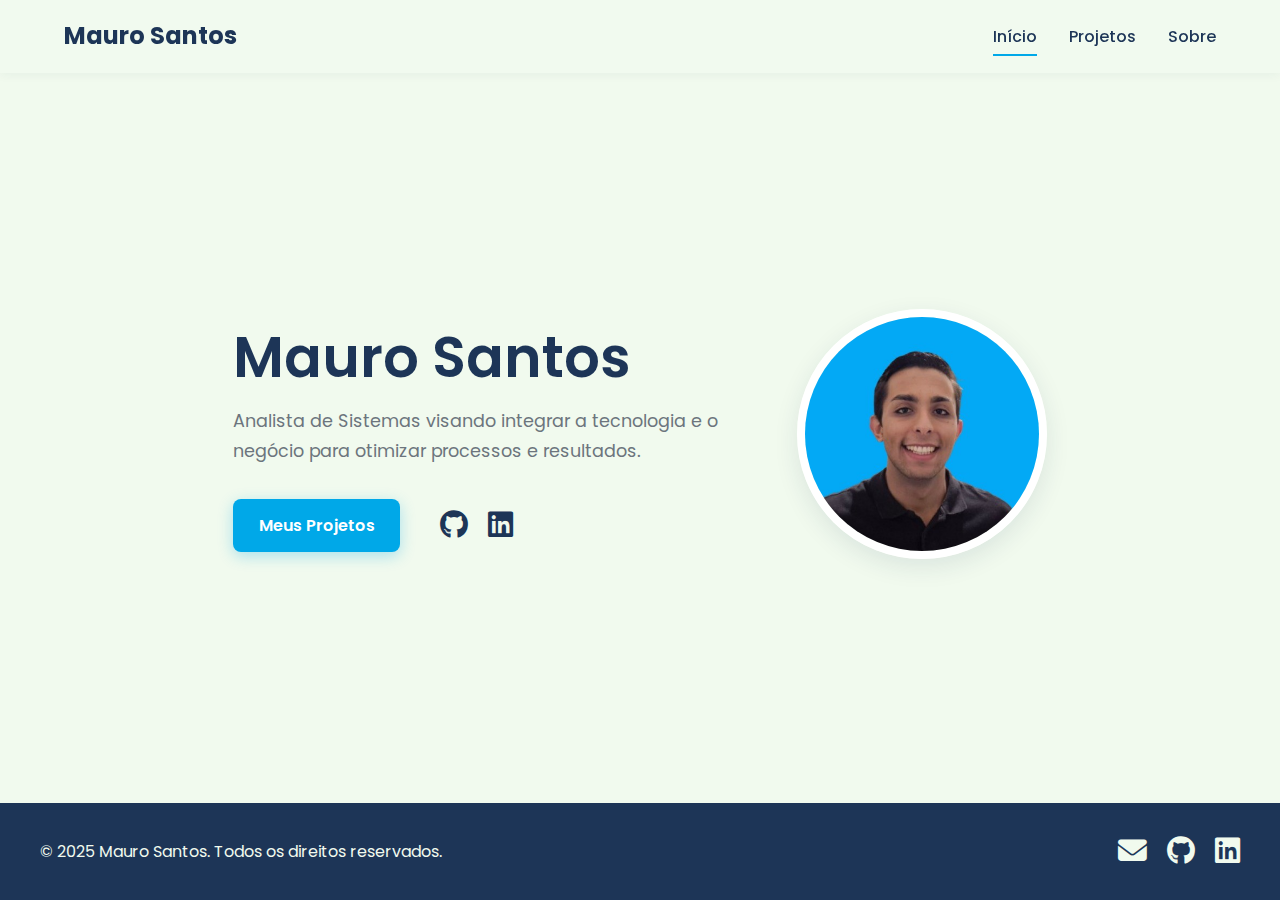
<file: docs/index.html>
<!DOCTYPE html>
<html lang="pt-BR">
  <head>
    <meta charset="UTF-8" />
    <meta name="viewport" content="width=device-width, initial-scale=1.0" />
    <title>Mauro Santos | Portfólio</title>
    <link rel="stylesheet" href="css/styles.css" />
    <link rel="preconnect" href="https://fonts.googleapis.com" />
    <link rel="preconnect" href="https://fonts.gstatic.com" crossorigin />
    <link
      href="https://fonts.googleapis.com/css2?family=Poppins:wght@400;500;600;700&display=swap"
      rel="stylesheet"
    />
    <link
      rel="stylesheet"
      href="https://cdnjs.cloudflare.com/ajax/libs/font-awesome/6.5.2/css/all.min.css"
    />
  </head>
  <body>
    <header>
      <nav>
        <a href="index.html" class="nav-logo">Mauro Santos</a>
        <ul>
          <li><a href="index.html" class="active">Início</a></li>
          <li><a href="projetos.html">Projetos</a></li>
          <li><a href="sobre.html">Sobre</a></li>
        </ul>
      </nav>
    </header>

    <main class="hero">
      <div class="hero-content">
        <div class="hero-text">
          <h1>Mauro Santos</h1>
          <p>
            Analista de Sistemas visando integrar a tecnologia e o negócio para
            otimizar processos e resultados.
          </p>
          <div class="hero-actions">
            <a href="projetos.html" class="btn">Meus Projetos</a>
            <div class="social-links">
              <a href="https://github.com/omaurosantos/" target="_blank"
                ><i class="fa-brands fa-github"></i
              ></a>
              <a href="https://linkedin.com/in/omaurosantos" target="_blank"
                ><i class="fa-brands fa-linkedin"></i
              ></a>
            </div>
          </div>
        </div>
        <div class="hero-photo">
          <img
            src="assets/foto_mauro.jpeg"
            alt="Foto de Mauro"
            class="profile-pic"
          />
        </div>
      </div>
    </main>

    <footer>
      <div class="footer-content">
        <p>&copy; 2025 Mauro Santos. Todos os direitos reservados.</p>
        <div class="social-links">
          <a href="mailto:maurodopradosantos@gmail.com"
            ><i class="fa-solid fa-envelope"></i
          ></a>
          <a href="https://github.com/omaurosantos/" target="_blank"
            ><i class="fa-brands fa-github"></i
          ></a>
          <a href="https://linkedin.com/in/omaurosantos" target="_blank"
            ><i class="fa-brands fa-linkedin"></i
          ></a>
        </div>
      </div>
    </footer>
  </body>
</html>
</file>
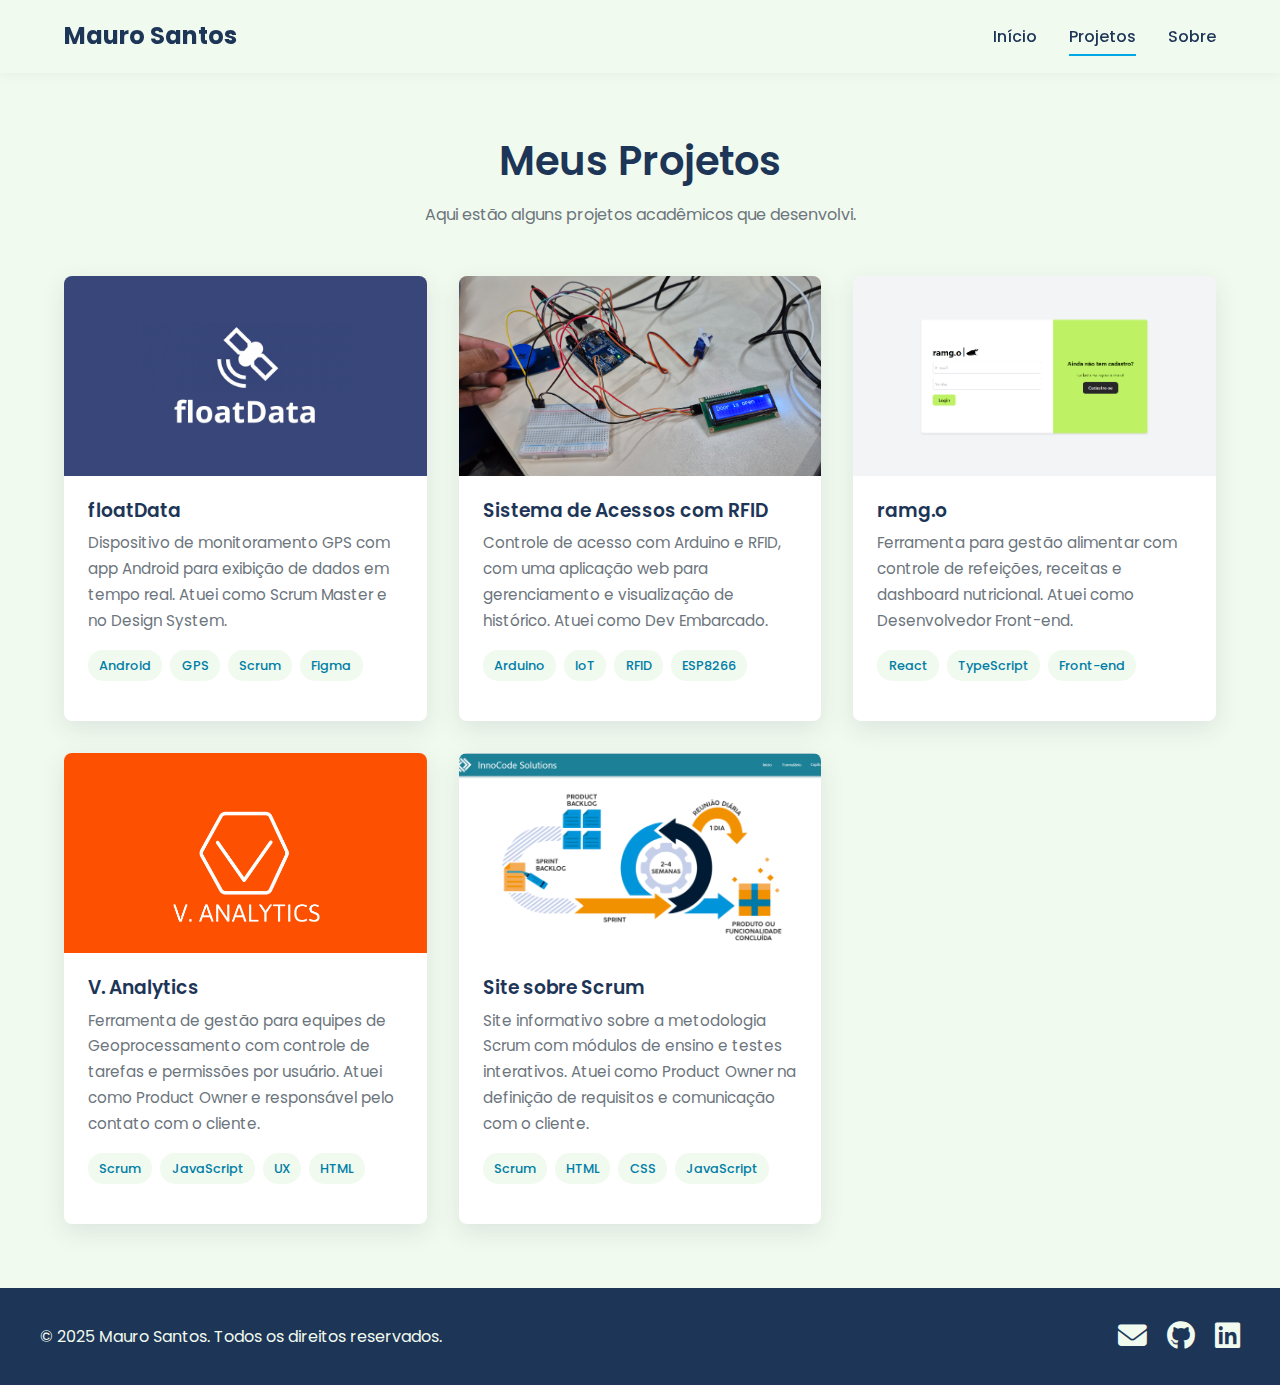
<file: docs/projetos.html>
<!DOCTYPE html>
<html lang="pt-BR">
  <head>
    <meta charset="UTF-8" />
    <meta name="viewport" content="width=device-width, initial-scale=1.0" />
    <title>Projetos | Mauro Santos</title>
    <link rel="stylesheet" href="css/styles.css" />
    <link rel="preconnect" href="https://fonts.googleapis.com" />
    <link rel="preconnect" href="https://fonts.gstatic.com" crossorigin />
    <link
      href="https://fonts.googleapis.com/css2?family=Poppins:wght@400;500;600;700&display=swap"
      rel="stylesheet"
    />
    <link
      rel="stylesheet"
      href="https://cdnjs.cloudflare.com/ajax/libs/font-awesome/6.5.2/css/all.min.css"
    />
  </head>
  <body>
    <header>
      <nav>
        <a href="index.html" class="nav-logo">Mauro Santos</a>
        <ul>
          <li><a href="index.html">Início</a></li>
          <li><a href="projetos.html" class="active">Projetos</a></li>
          <li><a href="sobre.html">Sobre</a></li>
        </ul>
      </nav>
    </header>

    <main class="container">
      <h2>Meus Projetos</h2>
      <p class="section-subtitle">
        Aqui estão alguns projetos acadêmicos que desenvolvi.
      </p>

      <div class="projetos-grid">
        <div class="card-projeto">
          <img src="assets/floatData.png" alt="Projeto floatData" />
          <div class="card-content">
            <h3>floatData</h3>
            <p>
              Dispositivo de monitoramento GPS com app Android para exibição de
              dados em tempo real. Atuei como Scrum Master e no Design System.
            </p>
            <div class="tech-tags">
              <span>Android</span><span>GPS</span><span>Scrum</span
              ><span>Figma</span>
            </div>
          </div>
        </div>

        <div class="card-projeto">
          <img
            src="assets/projeto_rfid.jpg"
            alt="Projeto Sistema de Acessos com RFID"
          />
          <div class="card-content">
            <h3>Sistema de Acessos com RFID</h3>
            <p>
              Controle de acesso com Arduino e RFID, com uma aplicação web para
              gerenciamento e visualização de histórico. Atuei como Dev
              Embarcado.
            </p>
            <div class="tech-tags">
              <span>Arduino</span><span>IoT</span><span>RFID</span
              ><span>ESP8266</span>
            </div>
          </div>
        </div>

        <div class="card-projeto">
          <img src="assets/abp3.png" alt="Projeto ramg.o" />
          <div class="card-content">
            <h3>ramg.o</h3>
            <p>
              Ferramenta para gestão alimentar com controle de refeições,
              receitas e dashboard nutricional. Atuei como Desenvolvedor
              Front-end.
            </p>
            <div class="tech-tags">
              <span>React</span><span>TypeScript</span><span>Front-end</span>
            </div>
          </div>
        </div>

        <div class="card-projeto">
          <img src="assets/abp2.png" alt="V. Analytics" />
          <div class="card-content">
            <h3>V. Analytics</h3>
            <p>
              Ferramenta de gestão para equipes de Geoprocessamento com controle
              de tarefas e permissões por usuário. Atuei como Product Owner e
              responsável pelo contato com o cliente.
            </p>
            <div class="tech-tags">
              <span>Scrum</span><span>JavaScript</span><span>UX</span
              ><span>HTML</span>
            </div>
          </div>
        </div>

        <div class="card-projeto">
          <img src="assets/abp1.png" alt="Site sobre Scrum" />
          <div class="card-content">
            <h3>Site sobre Scrum</h3>
            <p>
              Site informativo sobre a metodologia Scrum com módulos de ensino e
              testes interativos. Atuei como Product Owner na definição de
              requisitos e comunicação com o cliente.
            </p>
            <div class="tech-tags">
              <span>Scrum</span><span>HTML</span><span>CSS</span
              ><span>JavaScript</span>
            </div>
          </div>
        </div>
      </div>
    </main>

    <footer>
      <div class="footer-content">
        <p>&copy; 2025 Mauro Santos. Todos os direitos reservados.</p>
        <div class="social-links">
          <a href="mailto:maurodopradosantos@gmail.com"
            ><i class="fa-solid fa-envelope"></i
          ></a>
          <a href="https://github.com/omaurosantos/" target="_blank"
            ><i class="fa-brands fa-github"></i
          ></a>
          <a href="https://linkedin.com/in/omaurosantos" target="_blank"
            ><i class="fa-brands fa-linkedin"></i
          ></a>
        </div>
      </div>
    </footer>
  </body>
</html>
</file>
<file: docs/css/styles.css>
/* === CONFIGURAÇÕES GLOBAIS E VARIÁVEIS === */
:root {
  --primary: #00a8e8;
  --accent: #007ea7;
  --dark: #1d3557;
  --light: #f1faee;
  --white: #ffffff;
  --gray: #6c757d;
  --shadow: 0 8px 24px rgba(29, 53, 87, 0.1);
  --radius: 8px;
  --transition: all 0.3s cubic-bezier(0.25, 0.8, 0.25, 1);
  --font-body: "Poppins", "Segoe UI", sans-serif;
}

* {
  margin: 0;
  padding: 0;
  box-sizing: border-box;
}

html {
  scroll-behavior: smooth;
}

body {
  font-family: var(--font-body);
  background-color: var(--light);
  color: var(--dark);
  line-height: 1.7;
  display: flex;
  flex-direction: column;
  min-height: 100vh;
}

a {
  text-decoration: none;
  color: var(--accent);
  font-weight: 500;
  transition: var(--transition);
}

a:hover {
  color: var(--primary);
}

h1,
h2,
h3 {
  font-weight: 600;
  line-height: 1.2;
}

h2 {
  font-size: 2.5rem;
  margin-bottom: 1rem;
  text-align: center;
}

.section-subtitle {
  text-align: center;
  max-width: 600px;
  margin: 0 auto 3rem auto;
  color: var(--gray);
}

.container {
  flex: 1;
  max-width: 1200px;
  margin: 0 auto;
  padding: 4rem 1.5rem;
  animation: fadeIn 0.8s ease;
}

@keyframes fadeIn {
  from {
    opacity: 0;
    transform: translateY(20px);
  }
  to {
    opacity: 1;
    transform: translateY(0);
  }
}

/* === HEADER E NAVEGAÇÃO === */
header {
  position: sticky;
  top: 0;
  z-index: 1000;
  background: rgba(241, 250, 238, 0.9);
  backdrop-filter: blur(10px);
  box-shadow: 0 2px 10px rgba(29, 53, 87, 0.05);
}

nav {
  display: flex;
  justify-content: space-between;
  align-items: center;
  max-width: 1200px;
  margin: 0 auto;
  padding: 1rem 1.5rem;
}

.nav-logo {
  font-weight: 700;
  font-size: 1.5rem;
  color: var(--dark);
}

nav ul {
  list-style: none;
  display: flex;
  gap: 2rem;
}

nav ul a {
  color: var(--dark);
  font-weight: 500;
  position: relative;
  padding-bottom: 0.5rem;
}

nav ul a::after {
  content: "";
  position: absolute;
  bottom: 0;
  left: 0;
  width: 0;
  height: 2px;
  background-color: var(--primary);
  transition: var(--transition);
}

nav ul a:hover::after,
nav ul a.active::after {
  width: 100%;
}

/* === HOME === */
.hero {
  display: flex;
  align-items: center;
  justify-content: center;
  flex: 1;
  padding: 0 1.5rem;
}

.hero-content {
  display: flex;
  align-items: center;
  justify-content: center;
  gap: 4rem;
  flex-wrap: wrap-reverse;
  max-width: 1100px;
}

.hero-text {
  flex: 1;
  min-width: 300px;
}

.hero-text h1 {
  font-size: clamp(2.5rem, 5vw, 3.5rem);
  margin-bottom: 1rem;
}

.hero-text p {
  font-size: 1.1rem;
  margin-bottom: 2rem;
  color: var(--gray);
  max-width: 500px;
}

.hero-actions {
  display: flex;
  align-items: center;
  gap: 1.5rem;
}

.btn {
  display: inline-block;
  background: var(--primary);
  color: var(--white);
  padding: 0.8rem 1.6rem;
  border-radius: var(--radius);
  font-weight: 600;
  box-shadow: 0 4px 15px rgba(0, 168, 232, 0.3);
  transition: var(--transition);
}

.btn:hover {
  transform: translateY(-3px);
  box-shadow: 0 6px 20px rgba(0, 168, 232, 0.4);
  color: var(--white);
}

.social-links a {
  font-size: 1.8rem;
  color: var(--dark);
  margin-left: 1rem;
}

.profile-pic {
  width: 250px;
  height: 250px;
  border-radius: 50%;
  object-fit: cover;
  border: 8px solid var(--white);
  box-shadow: var(--shadow);
}

/* === PÁGINA DE PROJETOS === */
.projetos-grid {
  display: grid;
  grid-template-columns: repeat(auto-fit, minmax(320px, 1fr));
  gap: 2rem;
}

.card-projeto {
  background: var(--white);
  border-radius: var(--radius);
  box-shadow: var(--shadow);
  overflow: hidden;
  display: flex;
  flex-direction: column;
  transition: var(--transition);
}

.card-projeto:hover {
  transform: translateY(-5px);
  box-shadow: 0 12px 28px rgba(29, 53, 87, 0.15);
}

.card-projeto img {
  width: 100%;
  height: 200px;
  object-fit: cover;
}

.card-content {
  padding: 1.5rem;
  flex-grow: 1;
  display: flex;
  flex-direction: column;
}

.card-content h3 {
  margin-bottom: 0.5rem;
}

.card-content p {
  color: var(--gray);
  font-size: 0.95rem;
  flex-grow: 1;
}

.tech-tags {
  display: flex;
  flex-wrap: wrap;
  gap: 0.5rem;
  margin: 1rem 0;
}

.tech-tags span {
  background-color: var(--light);
  color: var(--accent);
  padding: 0.3rem 0.7rem;
  border-radius: 15px;
  font-size: 0.8rem;
  font-weight: 500;
}

.card-links {
  display: flex;
  gap: 1rem;
  margin-top: auto;
}

.card-links a {
  display: flex;
  align-items: center;
  gap: 0.5rem;
  font-weight: 600;
}

/* === PÁGINA SOBRE === */
.sobre-mim-grid {
  display: grid;
  grid-template-columns: 2fr 1fr;
  gap: 3rem;
  align-items: flex-start;
  margin-bottom: 4rem;
}

.sobre-mim-skills h3 {
  margin-bottom: 1rem;
}

.skills-section {
  margin-bottom: 1.5rem;
}
.skills-section h4 {
  margin-bottom: 0.5rem;
  font-weight: 600;
  color: var(--dark);
}

.sobre-hobby h3 {
  display: flex;
  align-items: center;
  gap: 0.7rem;
  margin-bottom: 1rem;
}
.hobby-gallery {
  display: grid;
  grid-template-columns: repeat(auto-fit, minmax(250px, 1fr));
  gap: 1rem;
  margin-top: 1.5rem;
}
.hobby-gallery img {
  width: 100%;
  height: 100%;
  object-fit: cover;
  border-radius: var(--radius);
  box-shadow: var(--shadow);
  transition: var(--transition);
}
.hobby-gallery img:hover {
  transform: scale(1.03);
}

.area-identificacao {
  margin-top: 2rem;
  background-color: #fdfdfd;
  border-left: 4px solid var(--primary);
  padding: 1.2rem 1rem;
  border-radius: 8px;
  box-shadow: 0 2px 6px rgba(0, 0, 0, 0.05);
}
.area-identificacao h3 {
  margin-bottom: 0.5rem;
}

/* === FOOTER === */
footer {
  background: var(--dark);
  color: var(--light);
  padding: 1.5rem;
  margin-top: auto;
}

.footer-content {
  max-width: 1200px;
  margin: 0 auto;
  display: flex;
  justify-content: space-between;
  align-items: center;
  flex-wrap: wrap;
  gap: 1rem;
}

footer .social-links a {
  color: var(--light);
}
footer .social-links a:hover {
  color: var(--primary);
}

/* === MEDIA QUERIES PARA RESPONSIVIDADE === */
@media (max-width: 768px) {
  h2 {
    font-size: 2rem;
  }

  nav {
    flex-direction: column;
    gap: 1rem;
  }

  .hero-content {
    text-align: center;
    gap: 2rem;
  }
  .hero-actions {
    justify-content: center;
  }
  .profile-pic {
    width: 200px;
    height: 200px;
  }

  .sobre-mim-grid {
    grid-template-columns: 1fr;
  }
}
</file>
